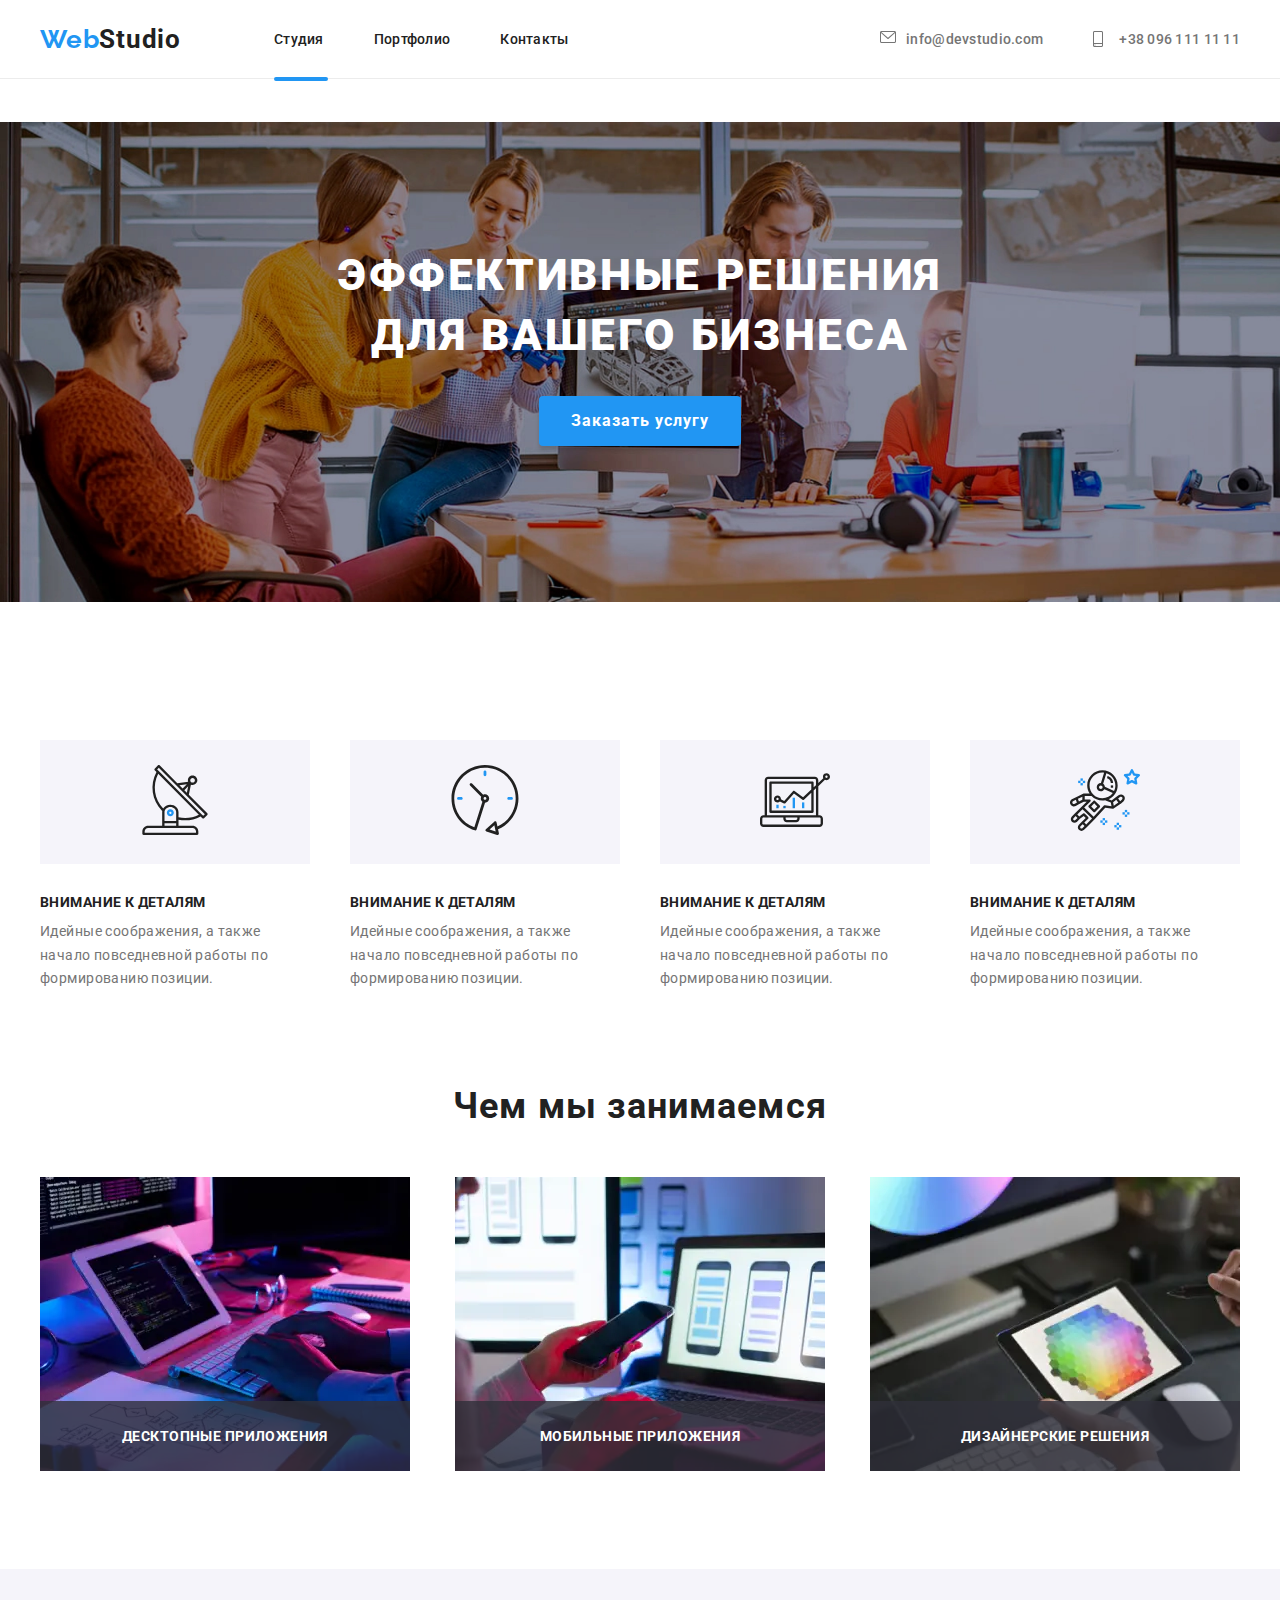
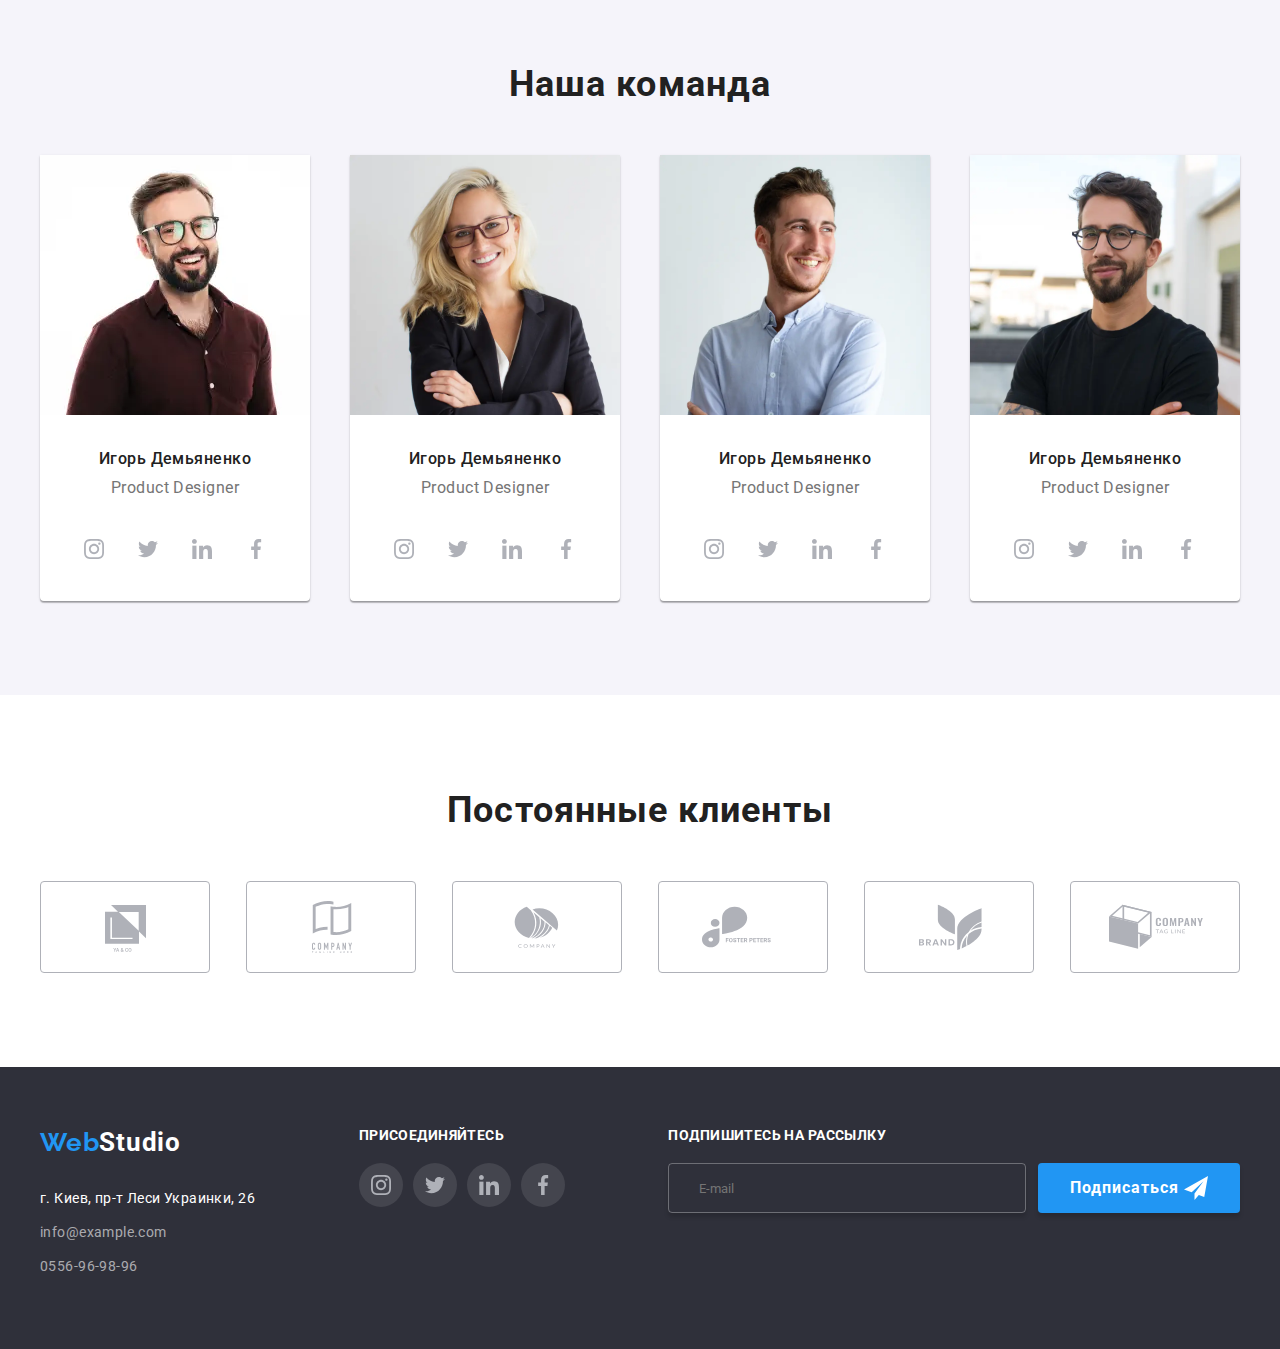
<file: index.html>
<!DOCTYPE html>
<html lang="en">
  <head>
    <meta charset="UTF-8" />
    <meta name="viewport" content="width=device-width, initial-scale=1.0" />
    <title>WebStudio</title>

    <link rel="preconnect" href="https://fonts.googleapis.com" />
    <link rel="preconnect" href="https://fonts.gstatic.com" crossorigin />
    <link
      href="https://fonts.googleapis.com/css2?family=Raleway:ital,wght@0,100..900;1,100..900&family=Roboto:ital,wght@0,100;0,300;0,400;0,500;0,700;0,900;1,100;1,300;1,400;1,500;1,700;1,900&display=swap"
      rel="stylesheet"
    />
    <link
      rel="apple-touch-icon"
      sizes="180x180"
      href="favicon/apple-touch-icon.png"
    />
    <link
      rel="icon"
      type="image/png"
      sizes="32x32"
      href="favicon/favicon-32x32.png"
    />
    <link
      rel="icon"
      type="image/png"
      sizes="16x16"
      href="favicon/favicon-16x16.png"
    />
    <link rel="manifest" href="favicon/site.webmanifest" />
    <link rel="stylesheet" href="css/reset.css" />
    <link rel="stylesheet" href="css/styles.css" />
  </head>
  <body>
    <header class="header">
      <div class="container header__box">
        <a class="header__logo" href="#"><span>Web</span>Studio</a>

        <nav id="menu-hidden" class="header__menu">
          <button class="header__close">
            <img src="img/close.svg" alt="close" />
          </button>

          <div class="header__wrapper">
            <a class="header__link active" href="#">Студия</a>
            <a class="header__link" href="pages/portfolio.html">Портфолио</a>
            <a class="header__link" href="#">Контакты</a>
          </div>
          <div class="header__wrapper header__links">
            <a
              class="header__link header__nav-link"
              href="mailto:info@devstudio.com"
            >
              <svg class="header__icon">
                <use xlink:href="img/message.svg#message"></use>
              </svg>
              info@devstudio.com</a
            >
            <a class="header__link header__nav-link" href="tel:+380961111111">
              <svg class="header__icon">
                <use xlink:href="img/tel.svg#tel"></use>
              </svg>
              +38 096 111 11 11</a
            >
          </div>
        </nav>

        <button id="menu-btn" class="header__menu-btn">
          <img src="img/menu.svg" alt="menu" />
        </button>
      </div>
    </header>

    <main>
      <section class="hero">
        <div class="container">
          <h1 class="hero__title">Эффективные решения для вашего бизнеса</h1>

          <button onclick="toggleModal()" class="hero__btn">
            Заказать услугу
          </button>
        </div>
      </section>

      <section class="advan">
        <div class="container">
          <ul class="advan__list">
            <li class="advan__item">
              <div class="advan__box">
                <img src="img/antenna.svg" alt="icon" />
              </div>

              <h2 class="advan__title">Внимание к деталям</h2>
              <p class="advan__text">
                Идейные соображения, а также начало повседневной работы по
                формированию позиции.
              </p>
            </li>
            <li class="advan__item">
              <div class="advan__box">
                <img src="img/clock.svg" alt="icon" />
              </div>
              <h2 class="advan__title">Внимание к деталям</h2>
              <p class="advan__text">
                Идейные соображения, а также начало повседневной работы по
                формированию позиции.
              </p>
            </li>
            <li class="advan__item">
              <div class="advan__box">
                <img src="img/diagram.svg" alt="icon" />
              </div>
              <h2 class="advan__title">Внимание к деталям</h2>
              <p class="advan__text">
                Идейные соображения, а также начало повседневной работы по
                формированию позиции.
              </p>
            </li>
            <li class="advan__item">
              <div class="advan__box">
                <img src="img/astronaut.svg" alt="icon" />
              </div>
              <h2 class="advan__title">Внимание к деталям</h2>
              <p class="advan__text">
                Идейные соображения, а также начало повседневной работы по
                формированию позиции.
              </p>
            </li>
          </ul>
        </div>
      </section>

      <section class="work">
        <div class="container">
          <h2 class="title">Чем мы занимаемся</h2>
          <ul class="work__list">
            <li class="work__item">
              <img src="img/work_1.webp" alt="work" />

              <div class="work__bg">
                <p class="work__text">Десктопные приложения</p>
              </div>
            </li>
            <li class="work__item">
              <img src="img/work_2.webp" alt="work" />

              <div class="work__bg">
                <p class="work__text">Мобильные приложения</p>
              </div>
            </li>
            <li class="work__item">
              <img src="img/work_3.webp" alt="work" />

              <div class="work__bg">
                <p class="work__text">Дизайнерские решения</p>
              </div>
            </li>
          </ul>
        </div>
      </section>

      <section class="team">
        <h2 class="title">Наша команда</h2>
        <div class="container">
          <ul class="team__list">
            <li class="team__item">
              <img class="team__img" src="img/team_1.webp" alt="team" />
              <h3 class="team__subtitle">Игорь Демьяненко</h3>
              <p class="team__text">Product Designer</p>

              <div class="team__wrapper">
                <a href="#" class="team__link">
                  <svg class="team__icon">
                    <use xlink:href="img/instagram.svg#instagram"></use>
                  </svg>
                </a>
                <a href="#" class="team__link">
                  <svg class="team__icon">
                    <use xlink:href="img/twitter.svg#twitter"></use>
                  </svg>
                </a>
                <a href="#" class="team__link">
                  <svg class="team__icon">
                    <use xlink:href="img/linkedin.svg#linkedin"></use>
                  </svg>
                </a>
                <a href="#" class="team__link">
                  <svg class="team__icon">
                    <use xlink:href="img/facebook.svg#facebook"></use>
                  </svg>
                </a>
              </div>
            </li>
            <li class="team__item">
              <img class="team__img" src="img/team_2.webp" alt="team" />
              <h3 class="team__subtitle">Игорь Демьяненко</h3>
              <p class="team__text">Product Designer</p>
              <div class="team__wrapper">
                <a href="#" class="team__link">
                  <svg class="team__icon">
                    <use xlink:href="img/instagram.svg#instagram"></use>
                  </svg>
                </a>
                <a href="#" class="team__link">
                  <svg class="team__icon">
                    <use xlink:href="img/twitter.svg#twitter"></use>
                  </svg>
                </a>
                <a href="#" class="team__link">
                  <svg class="team__icon">
                    <use xlink:href="img/linkedin.svg#linkedin"></use>
                  </svg>
                </a>
                <a href="#" class="team__link">
                  <svg class="team__icon">
                    <use xlink:href="img/facebook.svg#facebook"></use>
                  </svg>
                </a>
              </div>
            </li>
            <li class="team__item">
              <img class="team__img" src="img/team_3.webp" alt="team" />
              <h3 class="team__subtitle">Игорь Демьяненко</h3>
              <p class="team__text">Product Designer</p>
              <div class="team__wrapper">
                <a href="#" class="team__link">
                  <svg class="team__icon">
                    <use xlink:href="img/instagram.svg#instagram"></use>
                  </svg>
                </a>
                <a href="#" class="team__link">
                  <svg class="team__icon">
                    <use xlink:href="img/twitter.svg#twitter"></use>
                  </svg>
                </a>
                <a href="#" class="team__link">
                  <svg class="team__icon">
                    <use xlink:href="img/linkedin.svg#linkedin"></use>
                  </svg>
                </a>
                <a href="#" class="team__link">
                  <svg class="team__icon">
                    <use xlink:href="img/facebook.svg#facebook"></use>
                  </svg>
                </a>
              </div>
            </li>
            <li class="team__item">
              <img class="team__img" src="img/team_4.webp" alt="team" />
              <h3 class="team__subtitle">Игорь Демьяненко</h3>
              <p class="team__text">Product Designer</p>
              <div class="team__wrapper">
                <a href="#" class="team__link">
                  <svg class="team__icon">
                    <use xlink:href="img/instagram.svg#instagram"></use>
                  </svg>
                </a>
                <a href="#" class="team__link">
                  <svg class="team__icon">
                    <use xlink:href="img/twitter.svg#twitter"></use>
                  </svg>
                </a>
                <a href="#" class="team__link">
                  <svg class="team__icon">
                    <use xlink:href="img/linkedin.svg#linkedin"></use>
                  </svg>
                </a>
                <a href="#" class="team__link">
                  <svg class="team__icon">
                    <use xlink:href="img/facebook.svg#facebook"></use>
                  </svg>
                </a>
              </div>
            </li>
          </ul>
        </div>
      </section>

      <section class="clients">
        <div class="container">
          <h2 class="title">Постоянные клиенты</h2>

          <div class="clients__wrapper">
            <a href="#" class="clients__link">
              <svg class="clients__icon">
                <use xlink:href="img/clients_1.svg#client"></use>
              </svg>
            </a>
            <a href="#" class="clients__link">
              <svg class="clients__icon">
                <use xlink:href="img/clients_2.svg#client"></use>
              </svg>
            </a>
            <a href="#" class="clients__link">
              <svg class="clients__icon">
                <use xlink:href="img/clients_3.svg#client"></use>
              </svg>
            </a>
            <a href="#" class="clients__link">
              <svg class="clients__icon">
                <use xlink:href="img/clients_4.svg#client"></use>
              </svg>
            </a>
            <a href="#" class="clients__link">
              <svg class="clients__icon">
                <use xlink:href="img/clients_5.svg#client"></use>
              </svg>
            </a>
            <a href="#" class="clients__link">
              <svg class="clients__icon">
                <use xlink:href="img/clients_6.svg#client"></use>
              </svg>
            </a>
          </div>
        </div>
      </section>
    </main>

    <footer class="footer">
      <div class="container footer__wrapper">
        <div class="footer__info">
          <a class="header__logo footer__logo" href="#"
            ><span>Web</span>Studio</a
          >
          <address class="footer__address">
            г. Киев, пр-т Леси Украинки, 26
          </address>
          <a href="mailto:info@example.com" class="footer__link">
            info@example.com
          </a>
          <br />
          <a href="tel:+996556969896" class="footer__link">0556-96-98-96</a>
        </div>

        <div class="footer__info">
          <h2 class="footer__title">присоединяйтесь</h2>
          <div class="team__wrapper">
            <a href="#" class="team__link footer__icon">
              <svg class="team__icon">
                <use xlink:href="img/instagram.svg#instagram"></use>
              </svg>
            </a>
            <a href="#" class="team__link footer__icon">
              <svg class="team__icon">
                <use xlink:href="img/twitter.svg#twitter"></use>
              </svg>
            </a>
            <a href="#" class="team__link footer__icon">
              <svg class="team__icon">
                <use xlink:href="img/linkedin.svg#linkedin"></use>
              </svg>
            </a>
            <a href="#" class="team__link footer__icon">
              <svg class="team__icon">
                <use xlink:href="img/facebook.svg#facebook"></use>
              </svg>
            </a>
          </div>
        </div>

        <div class="footer__info">
          <h2 class="footer__title">Подпишитесь на рассылку</h2>

          <form class="footer__form">
            <input
              class="footer__input"
              type="email"
              required
              placeholder="E-mail"
            />
            <button class="footer__btn hero__btn">
              Подписаться <img src="img/icon-send.svg" alt="icon-send" />
            </button>
          </form>
        </div>
      </div>
    </footer>

    <div class="hidden" id="overlay">
      <div class="modal">
        <button onclick="toggleModal()" class="modal__close">
          <svg class="modal__icon">
            <use xlink:href="img/close.svg#close"></use>
          </svg>
        </button>

        <form
          class="modal__form"
          action="https://formspree.io/f/mnnqpjew"
          method="POST"
        >
          <h2 class="modal__title">Оставьте свои данные, мы вам перезвоним</h2>

          <label class="modal__label">
            Имя
            <svg class="modal__logo">
              <use xlink:href="img/person.svg#person"></use>
            </svg>
            <input required type="text" name="name" />
          </label>
          <label class="modal__label">
            Телефон
            <svg class="modal__logo">
              <use xlink:href="img/phone.svg#phone"></use>
            </svg>
            <input required type="number" name="number" />
          </label>
          <label class="modal__label">
            Почта
            <svg class="modal__logo">
              <use xlink:href="img/email.svg#email"></use>
            </svg>
            <input required type="email" name="email" />
          </label>
          <label class="modal__label">
            Комментарий
            <textarea name="message"></textarea>
          </label>

          <label class="modal__check">
            <input type="checkbox" />
            Соглашаюсь с рассылкой и принимаю
            <a href="pages/condition.html">Условия договора</a>
          </label>

          <button class="modal__btn hero__btn" type="submit">Отправить</button>
        </form>
      </div>
    </div>

    <script src="js/modal.js"></script>
    <script src="js/menu.js"></script>
  </body>
</html>
</file>
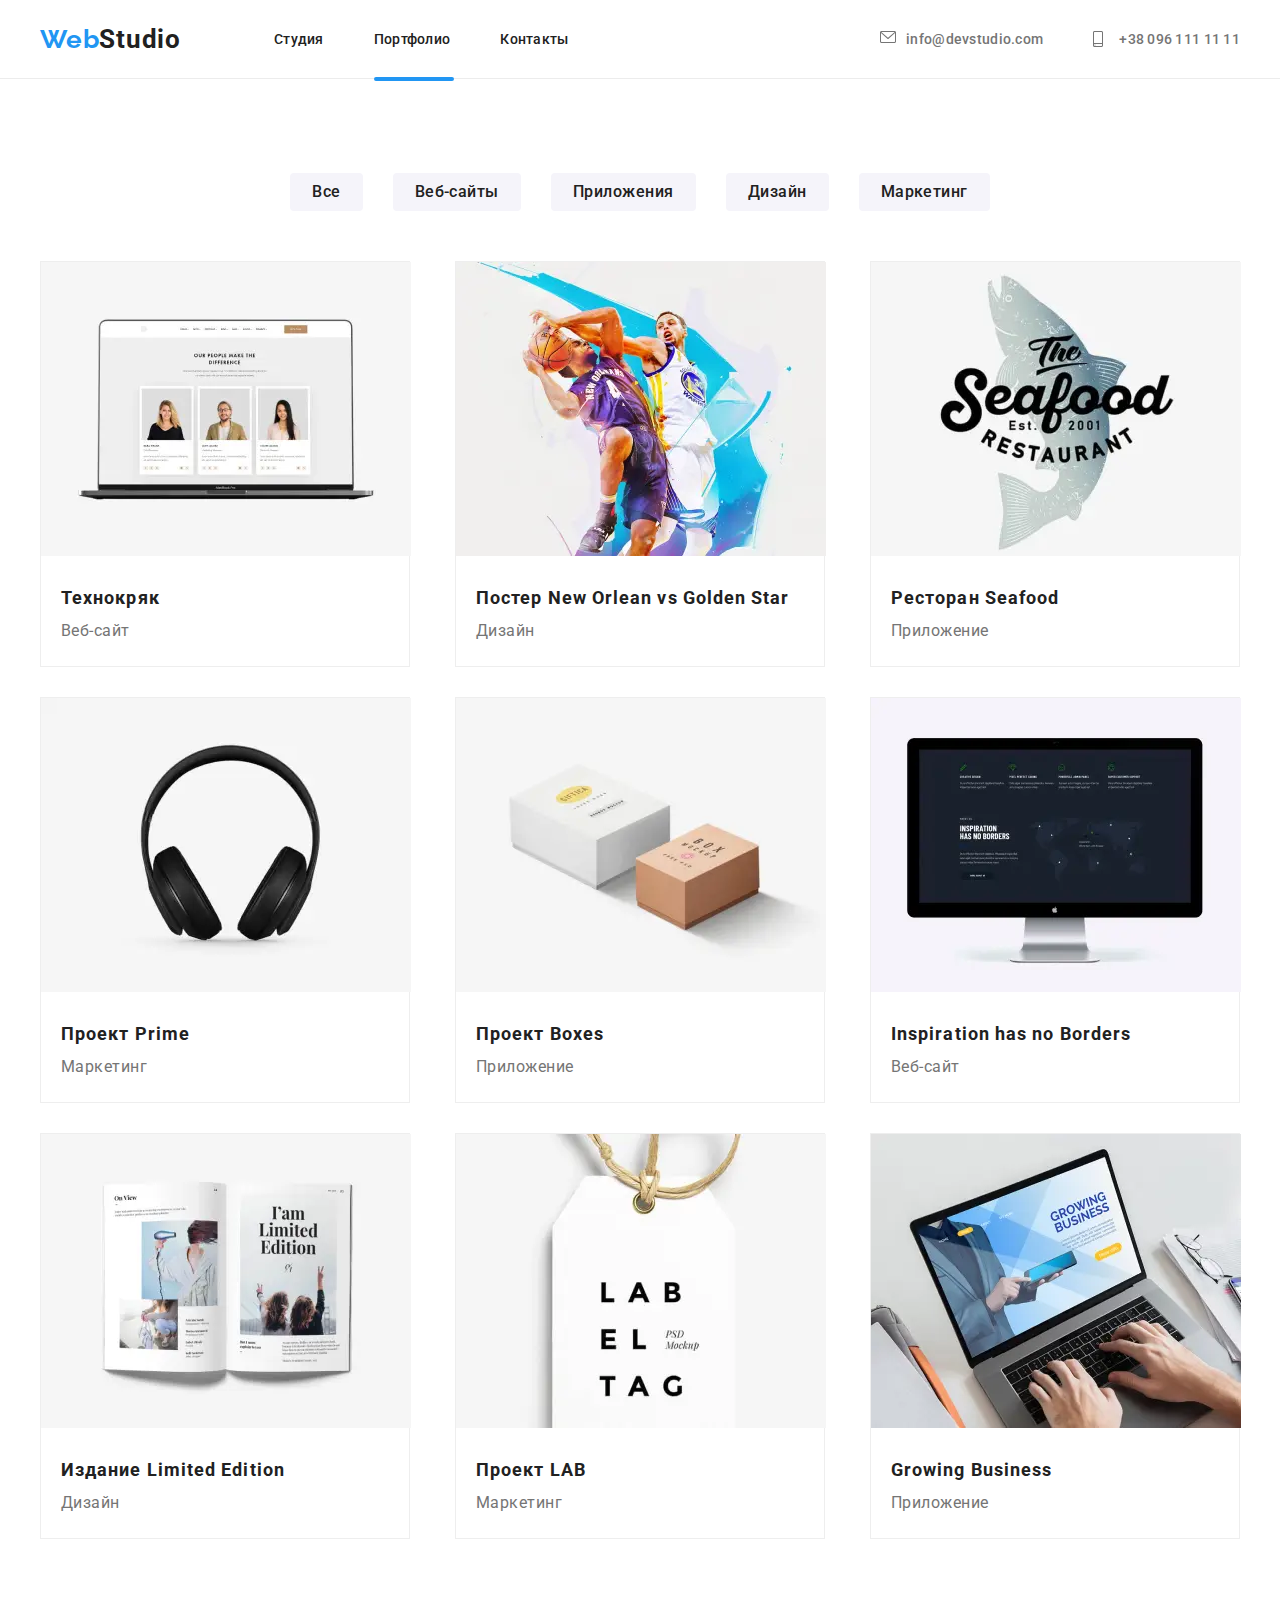
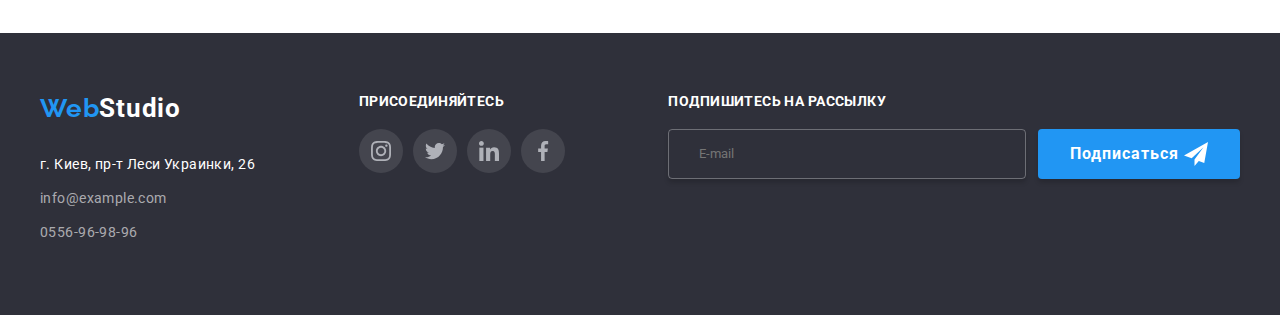
<file: pages/portfolio.html>
<!DOCTYPE html>
<html lang="en">
  <head>
    <meta charset="UTF-8" />
    <meta name="viewport" content="width=device-width, initial-scale=1.0" />
    <title>WebStudio</title>

    <link rel="preconnect" href="https://fonts.googleapis.com" />
    <link rel="preconnect" href="https://fonts.gstatic.com" crossorigin />
    <link
      href="https://fonts.googleapis.com/css2?family=Raleway:ital,wght@0,100..900;1,100..900&family=Roboto:ital,wght@0,100;0,300;0,400;0,500;0,700;0,900;1,100;1,300;1,400;1,500;1,700;1,900&display=swap"
      rel="stylesheet"
    />
    <link rel="stylesheet" href="../css/reset.css" />
    <link rel="stylesheet" href="../css/styles.css" />
  </head>
  <body>
    <header class="header">
      <div class="container header__box">
        <a class="header__logo" href="../index.html"><span>Web</span>Studio</a>

        <nav class="header__menu">
          <div class="header__wrapper">
            <a class="header__link" href="../index.html">Студия</a>
            <a class="header__link active" href="#">Портфолио</a>
            <a class="header__link" href="#">Контакты</a>
          </div>
          <div class="header__wrapper header__links">
            <a
              class="header__link header__nav-link"
              href="mailto:info@devstudio.com"
            >
              <svg class="header__icon">
                <use xlink:href="../img/message.svg#message"></use>
              </svg>
              info@devstudio.com</a
            >
            <a class="header__link header__nav-link" href="tel:+380961111111">
              <svg class="header__icon">
                <use xlink:href="../img/tel.svg#tel"></use>
              </svg>
              +38 096 111 11 11</a
            >
          </div>
        </nav>

        <button class="header__menu-btn">
          <img src="../img/menu.svg" alt="menu" />
        </button>
      </div>
    </header>

    <main>
      <section class="portfolio">
        <div class="container">
          <div class="portfolio__btns">
            <button class="portfolio__btn">Все</button>
            <button class="portfolio__btn">Веб-сайты</button>
            <button class="portfolio__btn">Приложения</button>
            <button class="portfolio__btn">Дизайн</button>
            <button class="portfolio__btn">Маркетинг</button>
          </div>

          <ul class="portfolio__list">
            <li class="portfolio__item">
              <img
                class="portfolio__img"
                src="../img/portfolio_1.webp"
                alt="portfolio"
              />
              <h3 class="portfolio__subtitle">Технокряк</h3>
              <p class="portfolio__text">Веб-сайт</p>

              <div class="portfolio__hidden-box">
                <p class="portfolio__hidden-text">
                  Ресурс предлагает комплексные предложения с разным уровнем
                  функционала и сервисов. Все это позволит посетителю получить
                  исчерпывающие сведения о компании или частном лице.
                </p>
              </div>
            </li>
            <li class="portfolio__item">
              <img
                class="portfolio__img"
                src="../img/portfolio_2.webp"
                alt="portfolio"
              />
              <h3 class="portfolio__subtitle">
                Постер New Orlean vs Golden Star
              </h3>
              <p class="portfolio__text">Дизайн</p>
            </li>
            <li class="portfolio__item">
              <img
                class="portfolio__img"
                src="../img/portfolio_3.webp"
                alt="portfolio"
              />
              <h3 class="portfolio__subtitle">Ресторан Seafood</h3>
              <p class="portfolio__text">Приложение</p>
            </li>
            <li class="portfolio__item">
              <img
                class="portfolio__img"
                src="../img/portfolio_4.webp"
                alt="portfolio"
              />
              <h3 class="portfolio__subtitle">Проект Prime</h3>
              <p class="portfolio__text">Маркетинг</p>
            </li>
            <li class="portfolio__item">
              <img
                class="portfolio__img"
                src="../img/portfolio_5.webp"
                alt="portfolio"
              />
              <h3 class="portfolio__subtitle">Проект Boxes</h3>
              <p class="portfolio__text">Приложение</p>
            </li>
            <li class="portfolio__item">
              <img
                class="portfolio__img"
                src="../img/portfolio_6.webp"
                alt="portfolio"
              />
              <h3 class="portfolio__subtitle">Inspiration has no Borders</h3>
              <p class="portfolio__text">Веб-сайт</p>
            </li>
            <li class="portfolio__item">
              <img
                class="portfolio__img"
                src="../img/portfolio_7.webp"
                alt="portfolio"
              />
              <h3 class="portfolio__subtitle">Издание Limited Edition</h3>
              <p class="portfolio__text">Дизайн</p>
            </li>
            <li class="portfolio__item">
              <img
                class="portfolio__img"
                src="../img/portfolio_8.webp"
                alt="portfolio"
              />
              <h3 class="portfolio__subtitle">Проект LAB</h3>
              <p class="portfolio__text">Маркетинг</p>
            </li>
            <li class="portfolio__item">
              <img
                class="portfolio__img"
                src="../img/portfolio_9.webp"
                alt="portfolio"
              />
              <h3 class="portfolio__subtitle">Growing Business</h3>
              <p class="portfolio__text">Приложение</p>
            </li>
          </ul>
        </div>
      </section>
    </main>

    <footer class="footer">
      <div class="container footer__wrapper">
        <div class="footer__info">
          <a class="header__logo footer__logo" href="#"
            ><span>Web</span>Studio</a
          >
          <address class="footer__address">
            г. Киев, пр-т Леси Украинки, 26
          </address>
          <a href="mailto:info@example.com" class="footer__link">
            info@example.com
          </a>
          <br />
          <a href="tel:+996556969896" class="footer__link">0556-96-98-96</a>
        </div>

        <div class="footer__info">
          <h2 class="footer__title">присоединяйтесь</h2>
          <div class="team__wrapper">
            <a href="#" class="team__link footer__icon">
              <svg class="team__icon">
                <use xlink:href="../img/instagram.svg#instagram"></use>
              </svg>
            </a>
            <a href="#" class="team__link footer__icon">
              <svg class="team__icon">
                <use xlink:href="../img/twitter.svg#twitter"></use>
              </svg>
            </a>
            <a href="#" class="team__link footer__icon">
              <svg class="team__icon">
                <use xlink:href="../img/linkedin.svg#linkedin"></use>
              </svg>
            </a>
            <a href="#" class="team__link footer__icon">
              <svg class="team__icon">
                <use xlink:href="../img/facebook.svg#facebook"></use>
              </svg>
            </a>
          </div>
        </div>

        <div class="footer__info">
          <h2 class="footer__title">Подпишитесь на рассылку</h2>

          <form class="footer__form">
            <input
              class="footer__input"
              type="email"
              required
              placeholder="E-mail"
            />
            <button class="footer__btn hero__btn">
              Подписаться <img src="../img/icon-send.svg" alt="icon-send" />
            </button>
          </form>
        </div>
      </div>
    </footer>
  </body>
</html>
</file>
<file: css/styles.css>
.header__logo {
  font-weight: 700;
  font-size: 26px;
  letter-spacing: 0.03em;
  color: var(--title-color);
}

.header__logo span {
  font-family: "Raleway", sans-serif;
  color: var(--main-color);
}

.header__wrapper a {
  font-weight: 500;
  font-size: 14px;
  letter-spacing: 0.02em;
  color: var(--title-color);
}

.header__links a {
  color: var(--text-color);
}

.header__box {
  display: flex;
  align-items: center;
  gap: 93px;
}

.header__menu {
  display: flex;
  justify-content: space-between;
  width: 100%;
}

.header__wrapper {
  display: flex;
  gap: 50px;
}
.header {
  border-bottom: 1px solid #ececec;
  padding: 24px 0;
}
.header__menu-btn {
  display: none;
}

.header__link:hover {
  fill: var(--main-color);
  color: var(--main-color);
}

.header__link:hover .header__icon {
  fill: var(--main-color);
}

.header__link {
  position: relative;
}

.active:after {
  content: "";
  display: block;
  width: 100%;
  position: absolute;
  top: 46px;
  border: 2px solid var(--main-color);
  border-radius: 4px;
}

.header__nav-link {
  display: flex;
  align-items: center;
  gap: 10px;
}

.header__icon {
  width: 16px;
  height: 16px;
  fill: var(--text-color);
}
.header__close {
  display: none;
}
@media screen and (max-width: 480px) {
  .header__hidden {
    position: fixed;
    padding: 30px;
    z-index: 100;
    top: 0;
    left: 0;
    height: 100vh;
    width: 100%;
    background-color: #fff;
  }
  .header__link {
    font-size: 40px !important;
  }
  .header__links {
    position: absolute;
    bottom: 80px;
  }
  .header__close {
    display: block;
    position: absolute;
    top: 20px;
    right: 20px;
  }
  .header__close img {
    width: 40px;
  }
  .header__nav-link {
    font-size: 24px !important;
  }
  .header__wrapper {
    width: 250px;
    flex-direction: column;
  }
  .active {
    visibility: hidden;
  }
  .header__menu-btn {
    display: block;
  }
  .header__menu {
    display: none;
  }
  .header__box {
    justify-content: space-between;
  }
  .header {
    padding: 15px 0;
  }
}

.hero {
  padding-top: 167px;
  padding-bottom: 200px;
  background-image: url("../img/bg-hero.webp");
  background-position: center;
  background-repeat: no-repeat;
  background-size: contain;
}
.hero__title {
  margin: 0 auto;
  margin-bottom: 30px;
  max-width: 700px;
  font-weight: 900;
  font-size: 44px;
  line-height: 136%;
  letter-spacing: 0.06em;
  text-transform: uppercase;
  text-align: center;
  color: #fff;
}

.hero__btn {
  display: block;
  margin: 0 auto;
  padding: 10px 32px;
  border-radius: 4px;
  font-weight: 700;
  font-size: 16px;
  line-height: 187%;
  letter-spacing: 0.06em;
  text-align: center;
  box-shadow: 0 4px 4px 0 rgba(0, 0, 0, 0.15);
  background: var(--main-color);
  color: #fff;
}

@media screen and (max-width: 480px) {
  .hero {
    padding-top: 73px;
    padding-bottom: 120px;
    background-image: url("../img/hero_sm_bg.jpg");
  }
  .hero__title {
    font-size: 26px;
    max-width: 400px;
  }
}

.advan__box {
  margin-bottom: 30px;
  text-align: center;
  padding: 25px 0;
  background: #f5f4fa;
}

.advan__title {
  margin-bottom: 10px;
  font-weight: 700;
  font-size: 14px;
  letter-spacing: 0.03em;
  text-transform: uppercase;
  color: var(--title-color);
}

.advan__text {
  font-weight: 400;
  font-size: 14px;
  line-height: 171%;
  letter-spacing: 0.03em;
  color: var(--text-color);
}

.work__item img {
  width: 100%;
}

.work__item {
  position: relative;
}

.work__bg {
  position: absolute;
  width: 100%;
  bottom: 4px;
  left: 0;
  padding: 27px 82px;
  background: rgba(47, 48, 58, 0.8);
}

.work__text {
  font-weight: 700;
  font-size: 14px;
  letter-spacing: 0.03em;
  text-transform: uppercase;
  text-align: center;
  color: #fff;
}

.advan__list,
.work__list {
  display: flex;
  justify-content: space-between;
}
.advan__item {
  max-width: 270px;
}

.title {
  margin-bottom: 50px;
  font-weight: 700;
  font-size: 36px;
  letter-spacing: 0.03em;
  text-align: center;
  color: var(--title-color);
}

@media screen and (max-width: 480px) {
  .advan__list,
  .work__list {
    justify-content: center;
    flex-wrap: wrap;
    gap: 30px;
  }
  .advan__item {
    max-width: 100%;
  }
  .advan__title {
    text-align: center;
    margin-bottom: 30px;
  }
  .title {
    font-size: 28px;
  }
}

.team {
  padding-top: 94px;
  padding-bottom: 94px;
  background-color: #f5f4fa;
}
.team__list {
  display: flex;
  justify-content: space-between;
}

.team__item {
  width: 270px;
  border-radius: 0 0 4px 4px;
  box-shadow: 0 2px 1px 0 rgba(0, 0, 0, 0.2), 0 1px 1px 0 rgba(0, 0, 0, 0.14),
    0 1px 3px 0 rgba(0, 0, 0, 0.12);
  background: #fff;
}

.team__img {
  width: 100%;
}
.team__subtitle {
  margin-top: 30px;
  margin-bottom: 10px;
  font-weight: 500;
  font-size: 16px;
  letter-spacing: 0.03em;
  text-align: center;
  color: var(--title-color);
}
.team__text {
  margin-bottom: 30px;
  font-weight: 400;
  font-size: 16px;
  letter-spacing: 0.03em;
  text-align: center;
  color: var(--text-color);
}

.team__wrapper {
  display: flex;
  justify-content: center;
  gap: 10px;
  margin-bottom: 30px;
}

.team__icon {
  width: 20px;
  height: 20px;
  fill: #afb1b8;
}

.team__link {
  display: inline-block;
  width: 44px;
  height: 44px;
  padding: 12px;
  border-radius: 50%;
}

.team__link:hover {
  background-color: var(--main-color);
}
.team__link:hover .team__icon {
  fill: #fff;
}

@media screen and (max-width: 480px) {
  .team {
    padding-top: 60px;
    padding-bottom: 60px;
  }
  .team__list {
    justify-content: center;
    flex-wrap: wrap;
    gap: 30px;
  }
  .team__item {
    width: 100%;
  }
}

.footer {
  padding-top: 60px;
  padding-bottom: 60px;
  background-color: #2f303a;
}

.footer__logo {
  display: inline-block;
  margin-bottom: 30px;
  color: #fff;
}
.footer__address {
  font-style: normal;
  margin-bottom: 10px;
  font-weight: 400;
  font-size: 14px;
  line-height: 171%;
  letter-spacing: 0.03em;
  color: #fff;
}
.footer__link {
  display: inline-block;
  margin-bottom: 10px;
  font-weight: 400;
  font-size: 14px;
  line-height: 171%;
  letter-spacing: 0.03em;
  color: rgba(255, 255, 255, 0.6);
}

.footer__title {
  margin-bottom: 20px;
  font-weight: 700;
  font-size: 14px;
  letter-spacing: 0.03em;
  text-transform: uppercase;
  color: #fff;
}

.footer__wrapper {
  display: flex;
  justify-content: space-between;
  flex-wrap: wrap;
}
.footer__icon {
  background-color: rgba(255, 255, 255, 0.1);
}

.footer__input {
  border-radius: 4px;
  width: 358px;
  outline: none;
  padding-left: 30px;
  height: 50px;
  box-shadow: 0 4px 4px 0 rgba(0, 0, 0, 0.15);
  border: 1px solid rgba(255, 255, 255, 0.3);
  background: rgba(33, 150, 243, 0);
  color: #fff;
}

.footer__btn {
  display: flex;
  align-items: center;
  gap: 5px;
}

.footer__form {
  display: flex;
  flex-wrap: wrap;
  justify-content: center;
  gap: 12px;
}

@media screen and (max-width: 480px) {
  .footer__wrapper {
    justify-content: center;
    gap: 30px;
  }
  .footer__info {
    text-align: center;
  }
}

.portfolio__list {
  display: flex;
  flex-wrap: wrap;
  justify-content: space-between;
  gap: 30px;
}

.portfolio__item {
  position: relative;
  max-width: 370px;
  border: 1px solid #eee;
}
.portfolio__subtitle {
  padding-left: 20px;
  padding-top: 20px;
  font-weight: 700;
  font-size: 18px;
  line-height: 200%;
  letter-spacing: 0.06em;
  color: var(--title-color);
}
.portfolio__text {
  padding-bottom: 20px;
  padding-left: 20px;
  font-weight: 400;
  font-size: 16px;
  line-height: 187%;
  letter-spacing: 0.03em;
  color: var(--text-color);
}

.portfolio__btns {
  display: flex;
  justify-content: center;
  flex-wrap: wrap;
  gap: 30px;
  margin-top: 94px;
  margin-bottom: 50px;
}
.portfolio__btn {
  font-weight: 500;
  font-size: 16px;
  line-height: 162%;
  letter-spacing: 0.03em;
  text-align: center;
  border-radius: 4px;
  padding: 6px 22px;
  color: var(--title-color);
  background-color: #f5f4fa;
}
.portfolio__btn:hover {
  color: #fff;
  background-color: var(--main-color);
}

.portfolio__hidden-text {
  font-weight: 400;
  font-size: 18px;
  line-height: 156%;
  letter-spacing: 0.03em;
  color: #fff;
}
.portfolio__hidden-box {
  position: absolute;
  top: 0;
  left: 0;
  transform: translateY(100%);
  transition-duration: 0.5s;
  visibility: hidden;
  padding: 64px 24px;
  max-width: 370px;
  background-color: rgba(33, 150, 243, 0.9);
}

.portfolio__item:hover .portfolio__hidden-box {
  transform: translateY(0);
  visibility: visible;
}

@media screen and (max-width: 480px) {
  .portfolio__btns {
    margin-top: 60px;
    margin-bottom: 40px;
  }
  .portfolio__btns {
    justify-content: flex-start;
    gap: 15px;
  }
  .portfolio__item,
  .portfolio__img {
    width: 100%;
  }
}

.clients__wrapper {
  display: flex;
  justify-content: space-between;
  flex-wrap: wrap;
}
.clients__link {
  display: inline-block;
  padding: 16px 32px;
  border: 1px solid #afb1b8;
  border-radius: 4px;
  width: 170px;
  height: 92px;
}

.clients__icon {
  width: 106px;
  height: 60px;
  fill: #afb1b8;
}

.clients__link:hover {
  border: 1px solid var(--main-color);
}
.clients__link:hover .clients__icon {
  fill: var(--main-color);
}

@media screen and (max-width: 768px) {
  .clients__link {
    width: 46%;
  }
  .clients__wrapper {
    gap: 20px;
  }
}

#overlay {
  position: fixed;
  top: 0;
  left: 0;
  height: 100vh;
  width: 100%;
  background-color: rgba(0, 0, 0, 0.2);
}

.modal {
  position: absolute;
  top: 50%;
  left: 50%;
  transform: translate(-50%, -50%);
  width: 38%;
  padding-top: 26px;
  padding-bottom: 43px;
  padding-left: 38px;
  padding-right: 38px;
  border-radius: 4px;
  background-color: #fff;
}

.modal__close {
  position: absolute;
  top: 10px;
  right: 10px;
  display: flex;
  align-items: center;
  justify-content: center;
  width: 30px;
  height: 30px;
  border-radius: 100%;
  border: 1px solid rgba(0, 0, 0, 0.1);
}

.modal__icon {
  width: 18px;
  height: 18px;
}
.modal__close:hover .modal__icon {
  fill: var(--main-color);
}

.hidden {
  display: none;
}

.modal__title {
  margin-bottom: 12px;
  font-weight: 700;
  font-size: 20px;
  letter-spacing: 0.03em;
  text-align: center;
  color: var(--title-color);
}

.modal__label {
  position: relative;
  display: inline-block;
  width: 100%;
  margin-bottom: 10px;
  font-weight: 400;
  font-size: 12px;
  letter-spacing: 0.01em;
  color: var(--text-color);
}

.modal__label input {
  display: inline-block;
  margin-top: 5px;
  padding-left: 30px;
  outline-color: var(--main-color);
  border: 1px solid rgba(33, 33, 33, 0.2);
  border-radius: 4px;
  width: 100%;
  height: 40px;
}

.modal__label textarea {
  display: inline-block;
  margin-top: 5px;
  padding-top: 12px;
  padding-left: 30px;
  resize: none;
  border: 1px solid rgba(33, 33, 33, 0.2);
  outline-color: var(--main-color);
  border-radius: 4px;
  width: 100%;
  height: 120px;
}

.modal__btn {
  margin-top: 42px;
}

.modal__check {
  display: flex;
  gap: 20px;
  font-weight: 400;
  font-size: 14px;
  line-height: 171%;
  letter-spacing: 0.03em;
  color: var(--text-color);
}
.modal__check a {
  border-bottom: 1px solid var(--main-color);
  color: var(--main-color);
}

.modal__logo {
  position: absolute;
  top: 30px;
  left: 8px;
  width: 18px;
  height: 18px;
  fill: var(--title-color);
}

@media screen and (max-width: 768px) {
  .modal {
    width: 80%;
  }
}
</file>
